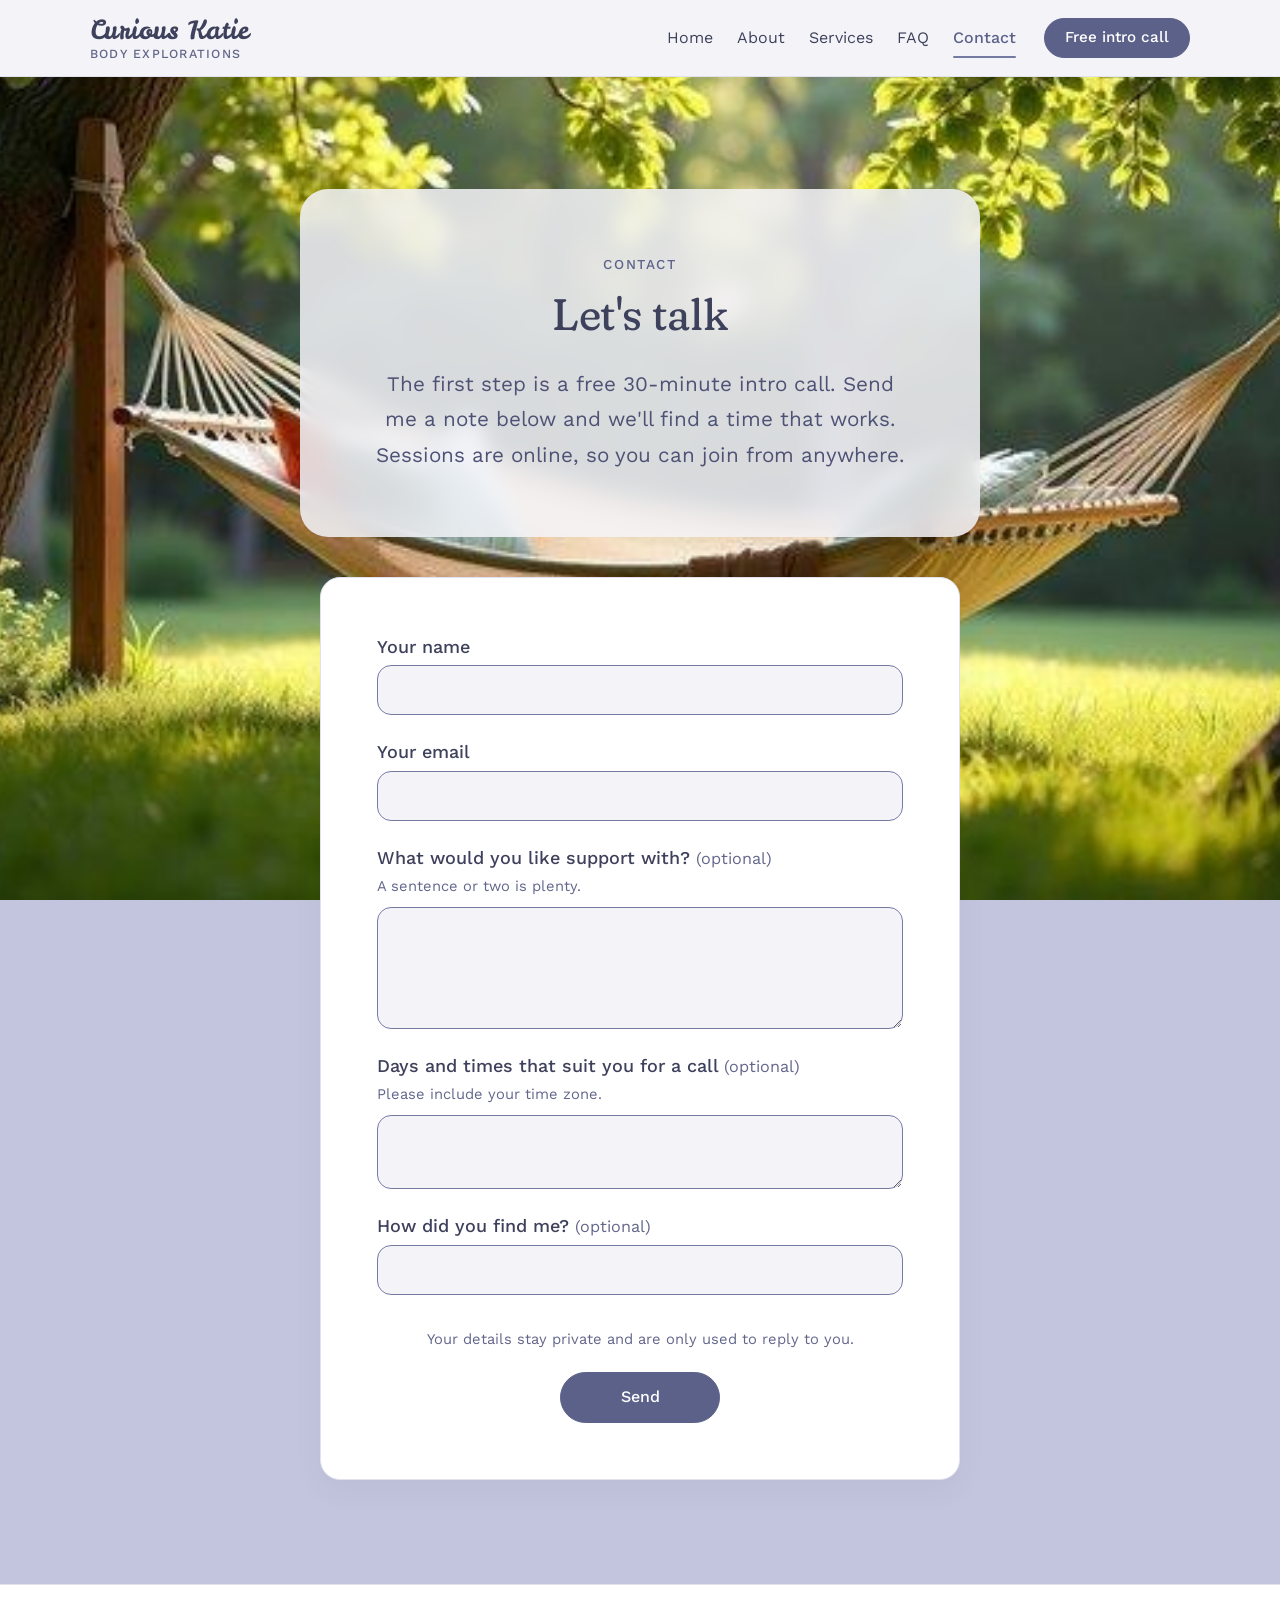
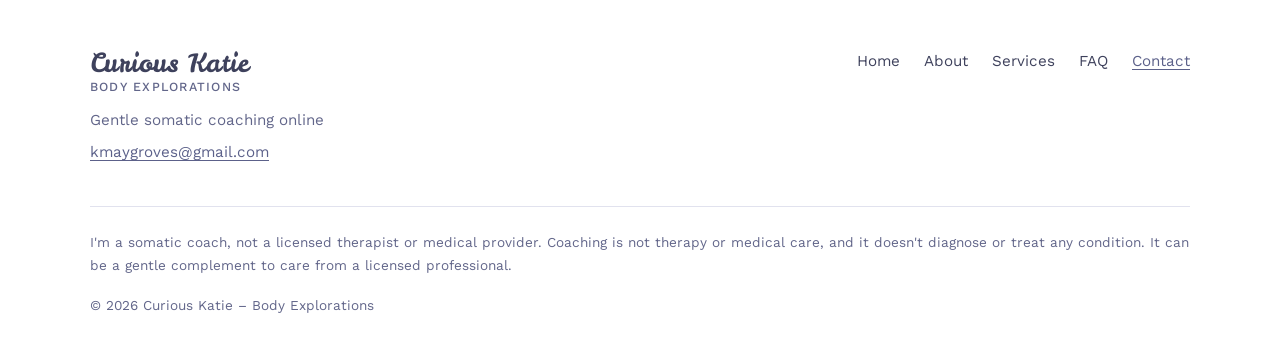
<file: contact.html>
<!DOCTYPE html>
<html lang="en">
<head>
  <meta charset="utf-8">
  <meta name="viewport" content="width=device-width, initial-scale=1">
  <title>Contact Katie | Curious Katie</title>
  <meta name="description" content="Send Katie a short message to book a free 30-minute intro call. A relaxed, no-pressure conversation about how somatic coaching could support you right now.">
  <meta property="og:title" content="Contact Katie | Curious Katie">
  <meta property="og:description" content="Send Katie a short message to book a free 30-minute intro call. A relaxed, no-pressure conversation about how somatic coaching could support you right now.">
  <meta property="og:type" content="website">
  <meta property="og:site_name" content="Curious Katie – Body Explorations">
  <meta name="theme-color" content="#F4F4F8">
  <link rel="icon" href="images/favicon.svg" type="image/svg+xml">
  <link rel="preconnect" href="https://fonts.googleapis.com">
  <link rel="preconnect" href="https://fonts.gstatic.com" crossorigin>
  <link rel="stylesheet" href="https://fonts.googleapis.com/css2?family=Fraunces:ital,opsz,wght,SOFT@0,9..144,400..500,100;1,9..144,400..500,100&amp;family=Work+Sans:wght@400;500&amp;family=Leckerli+One&amp;display=swap">
  <link rel="stylesheet" href="css/styles.css">
  <script src="js/main.js"></script>
  <script src="js/contact.js" defer></script>
</head>
<body>
  <a class="skip-link" href="#main">Skip to content</a>

  <header class="site-header">
    <div class="container header-inner">
      <a class="wordmark" href="index.html">
        <span class="wordmark-name">Curious Katie</span>
        <span class="wordmark-tag">Body Explorations</span>
      </a>
      <button class="nav-toggle" type="button" aria-expanded="false" aria-controls="site-nav">
        <span class="nav-toggle-bars" aria-hidden="true"></span>
        <span class="visually-hidden">Menu</span>
      </button>
      <nav class="site-nav" id="site-nav" aria-label="Main">
        <ul class="nav-list">
          <li><a href="index.html">Home</a></li>
          <li><a href="about.html">About</a></li>
          <li><a href="services.html">Services</a></li>
          <li><a href="faq.html">FAQ</a></li>
          <li><a href="contact.html" aria-current="page">Contact</a></li>
        </ul>
        <a class="btn btn--small" href="contact.html">Free intro call</a>
      </nav>
    </div>
  </header>

  <main id="main">

    <section class="page-hero page-hero--full section--photo photo--hammock" aria-labelledby="page-title">
      <div class="container">
        <div class="reading center frost fade-in">
          <span class="eyebrow">Contact</span>
          <h1 id="page-title">Let's talk</h1>
          <p class="lead">The first step is a free 30-minute intro call. Send me a note below and we'll find a time that works. Sessions are online, so you can join from anywhere.</p>
        </div>

        <div class="card contact-card fade-in fade-in--delay">
          <!-- CONTACT FORM: the action below is your Google Apps Script web app address. See "Your contact form" in README.md. -->
          <form class="contact-form" id="contact-form" action="https://script.google.com/macros/s/AKfycbxdaSU_Ahr_y5keXT-Vu5VH9fFZpPGJvNO5tnrSXAr0oAB0-xvDlkdqnyUiYNRLS-ETWw/exec" method="post">
            <div class="form-field">
              <label for="cf-name">Your name</label>
              <input id="cf-name" name="name" type="text" autocomplete="name" maxlength="200" required>
            </div>
            <div class="form-field">
              <label for="cf-email">Your email</label>
              <input id="cf-email" name="email" type="email" autocomplete="email" maxlength="254" required>
            </div>
            <div class="form-field">
              <label for="cf-support">What would you like support with? <span class="form-optional">(optional)</span></label>
              <p class="form-hint" id="cf-support-hint">A sentence or two is plenty.</p>
              <textarea id="cf-support" name="support" rows="4" maxlength="5000" aria-describedby="cf-support-hint"></textarea>
            </div>
            <div class="form-field">
              <label for="cf-times">Days and times that suit you for a call <span class="form-optional">(optional)</span></label>
              <p class="form-hint" id="cf-times-hint">Please include your time zone.</p>
              <textarea id="cf-times" name="times" rows="2" maxlength="1000" aria-describedby="cf-times-hint"></textarea>
            </div>
            <div class="form-field">
              <label for="cf-found">How did you find me? <span class="form-optional">(optional)</span></label>
              <input id="cf-found" name="found" type="text" maxlength="500">
            </div>
            <!-- Hidden from people. Spam bots fill it in, and the script ignores them. -->
            <div class="form-trap" aria-hidden="true">
              <label for="cf-website">Leave this empty</label>
              <input id="cf-website" name="website" type="text" tabindex="-1" autocomplete="off">
            </div>
            <p class="form-privacy">Your details stay private and are only used to reply to you.</p>
            <div class="form-submit">
              <button class="btn" type="submit">Send</button>
            </div>
            <p class="form-status" role="alert"></p>
          </form>
          <div class="contact-thanks" id="contact-thanks" tabindex="-1" hidden>
            <p class="contact-thanks-title">Thank you</p>
            <p>Your message is on its way. I'll be in touch within a couple of days.</p>
          </div>
        </div>
      </div>
    </section>

  </main>

  <footer class="site-footer">
    <div class="container footer-inner">
      <div class="footer-brand">
        <a class="wordmark" href="index.html">
          <span class="wordmark-name">Curious Katie</span>
          <span class="wordmark-tag">Body Explorations</span>
        </a>
        <p>Gentle somatic coaching online</p>
        <p class="footer-email"><a href="mailto:kmaygroves@gmail.com">kmaygroves@gmail.com</a></p>
      </div>
      <nav aria-label="Footer">
        <ul class="footer-nav">
          <li><a href="index.html">Home</a></li>
          <li><a href="about.html">About</a></li>
          <li><a href="services.html">Services</a></li>
          <li><a href="faq.html">FAQ</a></li>
          <li><a href="contact.html" aria-current="page">Contact</a></li>
        </ul>
      </nav>
    </div>
    <div class="container footer-bottom">
      <div class="footer-bottom-inner">
        <!-- DISCLAIMER: Katie's wording. The same text is in the footer of every page, so change it in all six files. -->
        <p class="disclaimer">I'm a somatic coach, not a licensed therapist or medical provider. Coaching is not therapy or medical care, and it doesn't diagnose or treat any condition. It can be a gentle complement to care from a licensed professional.</p>
        <p class="copyright">© 2026 Curious Katie – Body Explorations</p>
      </div>
    </div>
  </footer>
</body>
</html>
</file>
<file: css/styles.css>
/* ==========================================================================
   Curious Katie – Body Explorations
   Design system: "Mist and lavender"
   ========================================================================== */

/* ---------- Design tokens ---------- */
:root {
  --color-bg: #F4F4F8;          /* mist: main page background */
  --color-surface: #FFFFFF;     /* cards, content panels */
  --color-soft: #E1E2EE;        /* alternate sections, dividers */
  --color-lavender: #C2C5DD;    /* decorative accents, borders, shapes */
  --color-accent: #757AA3;      /* decorative accents, borders, icons */
  --color-accent-dark: #5C618A; /* buttons, links, small headings */
  --color-text: #3E415C;        /* body and heading text */
  --color-text-muted: #62668A;  /* captions, secondary text */
  --color-error: #9A3F55;       /* form problems: a soft, dark rose */

  /* Light text on #757AA3 is only ~4.1:1 (below WCAG AA), so buttons
     and text links use the darker accent, which is ~6:1. */
  --color-button: var(--color-accent-dark);
  --color-button-hover: #494D74;
  --color-link: var(--color-accent-dark);
  --color-link-hover: var(--color-text);

  --font-heading: "Fraunces", Georgia, "Times New Roman", serif;
  --font-body: "Work Sans", system-ui, -apple-system, "Segoe UI", sans-serif;
  --font-wordmark: "Leckerli One", "Brush Script MT", cursive;

  --radius-card: 20px;
  --radius-pill: 999px;
  --max-width: 1100px;
  --reading-width: 680px;
  --gutter: 20px;
  --section-pad: 56px;

  --shadow-soft: 0 10px 30px rgba(62, 65, 92, 0.06);
  --transition: 0.25s ease;
}

@media (min-width: 768px) {
  :root {
    --gutter: 32px;
    --section-pad: 104px;
  }
}

/* ---------- Base ---------- */
*,
*::before,
*::after {
  box-sizing: border-box;
}

html {
  -webkit-text-size-adjust: 100%;
  text-size-adjust: 100%;
}

body {
  margin: 0;
  background: var(--color-bg);
  color: var(--color-text);
  font-family: var(--font-body);
  font-size: 1.0625rem; /* 17px */
  font-weight: 400;
  line-height: 1.7;
  -webkit-font-smoothing: antialiased;
}

@media (min-width: 768px) {
  body {
    font-size: 1.125rem; /* 18px */
  }
}

img {
  display: block;
  max-width: 100%;
  height: auto;
}

h1,
h2,
h3 {
  margin: 0 0 0.6em;
  font-family: var(--font-heading);
  font-weight: 400;
  font-variation-settings: "SOFT" 100;
  line-height: 1.2;
  color: var(--color-text);
  text-wrap: balance;
}

h1 {
  font-size: 2.1rem;
  letter-spacing: -0.01em;
}

h2 {
  font-size: 1.75rem;
}

h3 {
  font-size: 1.3rem;
  font-weight: 500;
}

@media (min-width: 768px) {
  h1 {
    font-size: 2.75rem;
  }

  h2 {
    font-size: 2.1rem;
  }
}

p {
  margin: 0 0 1.2em;
}

p:last-child {
  margin-bottom: 0;
}

a {
  color: var(--color-link);
  text-decoration-thickness: 1px;
  text-underline-offset: 0.2em;
  transition: color var(--transition), text-decoration-thickness var(--transition);
}

a:hover {
  color: var(--color-link-hover);
  text-decoration-thickness: 2px;
}

:focus-visible {
  outline: 3px solid var(--color-accent-dark);
  outline-offset: 3px;
  border-radius: 4px;
}

ul {
  padding-left: 1.2em;
}

/* ---------- Utilities ---------- */
.visually-hidden {
  position: absolute !important;
  width: 1px;
  height: 1px;
  padding: 0;
  margin: -1px;
  overflow: hidden;
  clip: rect(0, 0, 0, 0);
  white-space: nowrap;
  border: 0;
}

.skip-link {
  position: absolute;
  top: -100px;
  left: 16px;
  z-index: 100;
  padding: 10px 20px;
  background: var(--color-button);
  color: #FFFFFF;
  border-radius: var(--radius-pill);
  text-decoration: none;
  font-weight: 500;
}

.skip-link:focus {
  top: 12px;
  color: #FFFFFF;
}

.container {
  width: 100%;
  max-width: calc(var(--max-width) + var(--gutter) * 2);
  margin: 0 auto;
  padding: 0 var(--gutter);
}

.reading {
  max-width: var(--reading-width);
}

.plain-list {
  margin: 0;
  padding: 0;
  list-style: none;
}

.center {
  margin-left: auto;
  margin-right: auto;
  text-align: center;
}

.eyebrow {
  display: block;
  margin-bottom: 0.75rem;
  font-size: 0.85rem;
  font-weight: 500;
  letter-spacing: 0.12em;
  text-transform: uppercase;
  color: var(--color-accent-dark);
}

.lead {
  font-size: 1.15em;
  color: var(--color-text-muted);
  text-wrap: balance;
}

/* A line break that only applies where the first line fits on one row */
@media (max-width: 599px) {
  .br-wide {
    display: none;
  }
}

/* ---------- Sections ---------- */
.section {
  position: relative;
  padding: var(--section-pad) 0;
}

.section--soft {
  background: var(--color-soft);
  /* Slightly deeper muted text so it keeps AA contrast on the soft background */
  --color-text-muted: #575B7E;
}

/* Follows a page hero directly, so the hero's spacing is enough */
.section--flush-top {
  padding-top: 0;
}

.section-intro {
  margin-bottom: 2.5rem;
}

/* ---------- Parallax photo sections ----------
   The photo stays put while the page scrolls past it. Content sits on a
   frosted panel so text stays readable whatever the photo behind it. */
.section--photo {
  padding: calc(var(--section-pad) * 1.4) 0;
  background-color: var(--color-lavender);
  background-position: center center;
  background-repeat: no-repeat;
  background-size: cover;
}

/* Fixed backgrounds only on devices that handle them well (not touch
   phones, where they jump or blur) and only when motion is welcome */
@media (hover: hover) and (pointer: fine) and (prefers-reduced-motion: no-preference) {
  .section--photo {
    background-attachment: fixed;
  }
}

.photo--sunset {
  background-image: url("../images/bg-sunset.jpg");
}

.photo--sky {
  background-image: url("../images/bg-sky.jpg");
}

.photo--petunia {
  background-image: url("../images/bg-petunia.jpg");
}

.photo--petunias {
  background-image: url("../images/bg-petunias.jpg");
}

.photo--hammock {
  background-image: url("../images/bg-hammock.jpg");
}

.frost {
  padding: 40px 24px;
  border-radius: 28px;
  background: rgba(244, 244, 248, 0.92);
  box-shadow: var(--shadow-soft);
  /* Deeper muted text keeps AA contrast over any photo */
  --color-text-muted: #4E5275;
}

@supports ((-webkit-backdrop-filter: blur(8px)) or (backdrop-filter: blur(8px))) {
  .frost {
    background: rgba(244, 244, 248, 0.86);
    -webkit-backdrop-filter: blur(10px);
    backdrop-filter: blur(10px);
  }
}

@media (min-width: 768px) {
  .frost {
    padding: 64px 56px;
  }
}

/* Narrower panel so the photo shows around it */
.section--photo .cta-band {
  max-width: 760px;
  margin: 0 auto;
  background: rgba(244, 244, 248, 0.94);
  --color-text-muted: #4E5275;
}

@supports ((-webkit-backdrop-filter: blur(8px)) or (backdrop-filter: blur(8px))) {
  .section--photo .cta-band {
    background: rgba(244, 244, 248, 0.88);
    -webkit-backdrop-filter: blur(10px);
    backdrop-filter: blur(10px);
  }
}

/* ---------- Buttons ---------- */
.btn {
  display: inline-flex;
  align-items: center;
  justify-content: center;
  gap: 0.5em;
  padding: 14px 28px;
  border: 1.5px solid var(--color-button);
  border-radius: var(--radius-pill);
  background: var(--color-button);
  color: #FFFFFF;
  font-family: var(--font-body);
  font-size: 1rem;
  font-weight: 500;
  line-height: 1.3;
  text-align: center;
  text-decoration: none;
  cursor: pointer;
  transition: background-color var(--transition), border-color var(--transition), color var(--transition);
}

.btn:hover {
  background: var(--color-button-hover);
  border-color: var(--color-button-hover);
  color: #FFFFFF;
}

.btn--secondary {
  background: transparent;
  border-color: var(--color-accent);
  color: var(--color-accent-dark);
}

.btn--secondary:hover {
  background: var(--color-surface);
  border-color: var(--color-accent-dark);
  color: var(--color-text);
}

.btn--small {
  padding: 9px 20px;
  font-size: 0.95rem;
}

.btn-row {
  display: flex;
  flex-wrap: wrap;
  gap: 14px;
  margin-top: 2rem;
}

.center .btn-row {
  justify-content: center;
}

.text-link {
  font-weight: 500;
}

/* ---------- Header and navigation ---------- */
.site-header {
  position: sticky;
  top: 0;
  z-index: 50;
  background: rgba(244, 244, 248, 0.94);
  border-bottom: 1px solid var(--color-soft);
}

@supports ((-webkit-backdrop-filter: blur(8px)) or (backdrop-filter: blur(8px))) {
  .site-header {
    background: rgba(244, 244, 248, 0.82);
    -webkit-backdrop-filter: blur(8px);
    backdrop-filter: blur(8px);
  }
}

.header-inner {
  position: relative;
  display: flex;
  align-items: center;
  justify-content: space-between;
  gap: 16px;
  min-height: 76px;
}

.wordmark {
  display: inline-flex;
  flex-direction: column;
  line-height: 1.1;
  color: var(--color-text);
  text-decoration: none;
}

.wordmark:hover {
  color: var(--color-text);
}

.wordmark-name {
  font-family: var(--font-wordmark);
  font-size: 1.6rem;
  font-weight: 400; /* Leckerli One has a single weight; avoid faux bold */
  letter-spacing: 0.01em;
}

.wordmark-tag {
  margin-top: 3px;
  font-size: 0.78rem;
  font-weight: 500;
  letter-spacing: 0.1em;
  text-transform: uppercase;
  color: var(--color-text-muted);
}

.nav-toggle {
  display: none;
  align-items: center;
  justify-content: center;
  width: 46px;
  height: 46px;
  padding: 0;
  border: 1.5px solid var(--color-lavender);
  border-radius: 50%;
  background: var(--color-surface);
  color: var(--color-text);
  cursor: pointer;
  transition: border-color var(--transition);
}

.nav-toggle:hover {
  border-color: var(--color-accent);
}

.nav-toggle-bars,
.nav-toggle-bars::before,
.nav-toggle-bars::after {
  display: block;
  width: 18px;
  height: 2px;
  border-radius: 2px;
  background: currentColor;
  transition: transform var(--transition), opacity var(--transition);
}

.nav-toggle-bars {
  position: relative;
}

.nav-toggle-bars::before,
.nav-toggle-bars::after {
  content: "";
  position: absolute;
  left: 0;
}

.nav-toggle-bars::before {
  top: -6px;
}

.nav-toggle-bars::after {
  top: 6px;
}

.nav-toggle[aria-expanded="true"] .nav-toggle-bars {
  background: transparent;
}

.nav-toggle[aria-expanded="true"] .nav-toggle-bars::before {
  transform: translateY(6px) rotate(45deg);
}

.nav-toggle[aria-expanded="true"] .nav-toggle-bars::after {
  transform: translateY(-6px) rotate(-45deg);
}

.site-nav {
  display: flex;
  align-items: center;
  gap: 28px;
}

.nav-list {
  display: flex;
  gap: 24px;
  margin: 0;
  padding: 0;
  list-style: none;
}

.nav-list a {
  position: relative;
  display: inline-block;
  padding: 6px 0;
  color: var(--color-text);
  font-size: 1rem;
  text-decoration: none;
}

.nav-list a::after {
  content: "";
  position: absolute;
  left: 0;
  right: 0;
  bottom: 0;
  height: 2px;
  border-radius: 2px;
  background: var(--color-lavender);
  transform: scaleX(0);
  transition: transform var(--transition);
}

.nav-list a:hover {
  color: var(--color-accent-dark);
}

.nav-list a:hover::after {
  transform: scaleX(1);
}

.nav-list a[aria-current="page"] {
  color: var(--color-accent-dark);
  font-weight: 500;
}

.nav-list a[aria-current="page"]::after {
  background: var(--color-accent);
  transform: scaleX(1);
}

@media (max-width: 899px) {
  .nav-toggle {
    display: inline-flex;
  }

  /* Without JavaScript the menu simply wraps below the wordmark */
  .header-inner {
    flex-wrap: wrap;
  }

  .site-nav {
    flex-basis: 100%;
    flex-direction: column;
    align-items: stretch;
    gap: 16px;
    padding: 8px 0 20px;
  }

  .nav-list {
    flex-direction: column;
    gap: 0;
  }

  .nav-list a {
    display: block;
    padding: 12px 4px;
    border-bottom: 1px solid var(--color-soft);
    font-size: 1.05rem;
  }

  .nav-list a::after {
    display: none;
  }

  .nav-list a[aria-current="page"] {
    padding-left: 14px;
    border-left: 3px solid var(--color-accent);
  }

  .site-nav .btn {
    align-self: flex-start;
  }

  /* With JavaScript the menu becomes a toggled panel */
  .js .header-inner {
    flex-wrap: nowrap;
  }

  .js .site-nav {
    display: none;
    position: absolute;
    top: 100%;
    left: 0;
    right: 0;
    padding: 12px var(--gutter) 24px;
    background: var(--color-bg);
    border-bottom: 1px solid var(--color-soft);
    box-shadow: var(--shadow-soft);
  }

  .js .site-nav.is-open {
    display: flex;
  }
}

/* ---------- Hero ---------- */
.hero {
  position: relative;
  overflow: hidden;
  padding: 88px 0 96px;
}

@media (min-width: 768px) {
  .hero {
    padding: 140px 0 150px;
  }
}

.hero-content {
  position: relative;
  z-index: 1;
  max-width: 720px;
}

.hero h1 {
  font-size: 2.5rem;
}

@media (min-width: 768px) {
  .hero h1 {
    font-size: 3.6rem;
  }
}

.hero .lead {
  max-width: 34ch;
  margin-left: auto;
  margin-right: auto;
}

/* A soft mist glow behind the words, so they stay easy to read
   over the meadow's tree and grasses */
.hero-content::before {
  content: "";
  position: absolute;
  z-index: -1;
  left: 50%;
  top: 50%;
  width: min(820px, 130%);
  aspect-ratio: 1.7;
  border-radius: 50%;
  background: radial-gradient(closest-side, rgba(244, 244, 248, 0.9), rgba(244, 244, 248, 0.7) 55%, rgba(244, 244, 248, 0));
  transform: translate(-50%, -50%);
}

/* ---------- Ink meadow hero (three.js background, js/meadow.js) ---------- */
.hero--meadow {
  isolation: isolate;
  display: flex;
  align-items: center;
  min-height: min(88vh, 46rem);
}

.hero--meadow > .container {
  width: 100%;
}

.billboard {
  position: absolute;
  inset: 0;
  z-index: 0;
  overflow: hidden;
  /* shown where WebGL isn't available */
  background: linear-gradient(180deg, #F4F4F8 0%, #F0F0F6 60%, #E4E5EF 100%);
}

.billboard canvas {
  display: block;
  width: 100%;
  height: 100%;
}

/* Meadow behind a whole section (About "How I work"): the scene sticks to the
   screen while the section's cards scroll over it */
.section--meadow {
  isolation: isolate;
  padding: calc(var(--section-pad) * 1.3) 0;
}

.meadow-backdrop {
  position: absolute;
  inset: 0;
  z-index: 0;
  background: linear-gradient(180deg, #F4F4F8 0%, #F0F0F6 60%, #E4E5EF 100%);
}

.meadow-backdrop .billboard {
  position: sticky;
  top: 0;
  height: 100vh;
}

@media (prefers-reduced-motion: reduce) {
  .meadow-backdrop .billboard {
    position: relative;
  }
}

.section--meadow > .container {
  position: relative;
  z-index: 1;
}

/* Cards stay nearly solid white over the scene, so they read as easily as anywhere else */
.section--meadow .card {
  background: rgba(255, 255, 255, 0.94);
}

@supports ((-webkit-backdrop-filter: blur(8px)) or (backdrop-filter: blur(8px))) {
  .section--meadow .card {
    background: rgba(255, 255, 255, 0.88);
    -webkit-backdrop-filter: blur(8px);
    backdrop-filter: blur(8px);
  }
}

/* Half-height version for inner pages (Services) */
.page-hero.hero--meadow-half {
  min-height: min(44vh, 23rem);
  padding: 56px 0;
}

/* The outlined button can sit over branches, so give it a mist fill here */
.hero--meadow .btn--secondary {
  background: rgba(244, 244, 248, 0.88);
}

.hero--meadow .btn--secondary:hover {
  background: var(--color-surface);
}

.page-hero {
  position: relative;
  overflow: hidden;
  padding: 72px 0 40px;
}

@media (min-width: 768px) {
  .page-hero {
    padding: 112px 0 56px;
  }
}

/* A page hero that is the whole page (Contact, 404) */
.page-hero--full {
  padding-bottom: var(--section-pad);
}

.page-hero .container {
  position: relative;
  z-index: 1;
}

/* Soft, blurred organic shapes behind hero areas */
.blobs {
  position: absolute;
  inset: 0;
  z-index: 0;
  pointer-events: none;
}

.blob {
  position: absolute;
  background: var(--color-lavender);
  opacity: 0.45;
  filter: blur(48px);
}

.blob--1 {
  top: -12%;
  left: -8%;
  width: 46vw;
  max-width: 520px;
  aspect-ratio: 1 / 0.85;
  border-radius: 58% 42% 55% 45% / 48% 60% 40% 52%;
}

.blob--2 {
  right: -10%;
  bottom: -18%;
  width: 52vw;
  max-width: 600px;
  aspect-ratio: 1 / 0.8;
  border-radius: 42% 58% 38% 62% / 55% 45% 55% 45%;
  opacity: 0.38;
}

.page-hero .blob--1 {
  top: -40%;
  left: auto;
  right: -6%;
  opacity: 0.35;
}

.page-hero .blob--2 {
  display: none;
}

/* Gentle entrance, only for people who haven't asked for reduced motion */
@media (prefers-reduced-motion: no-preference) {
  .fade-in {
    animation: fade-up 0.9s ease both;
  }

  .fade-in--delay {
    animation-delay: 0.15s;
  }

  @keyframes fade-up {
    from {
      opacity: 0;
      transform: translateY(14px);
    }

    to {
      opacity: 1;
      transform: none;
    }
  }
}

/* ---------- Cards ---------- */
.card {
  background: var(--color-surface);
  border: 1px solid var(--color-soft);
  border-radius: var(--radius-card);
  padding: 28px;
  box-shadow: var(--shadow-soft);
}

@media (min-width: 768px) {
  .card {
    padding: 36px;
  }
}

.card-grid {
  display: grid;
  gap: 20px;
}

@media (min-width: 768px) {
  .card-grid--3 {
    grid-template-columns: repeat(3, 1fr);
  }

  .card-grid--2 {
    grid-template-columns: repeat(2, 1fr);
    gap: 28px;
  }
}

.feeling-card {
  display: flex;
  align-items: flex-start;
  gap: 16px;
  padding: 24px;
}

.feeling-card p {
  margin: 0;
  font-family: var(--font-heading);
  font-size: 1.15rem;
  font-variation-settings: "SOFT" 100;
  line-height: 1.4;
}

.feeling-mark {
  flex-shrink: 0;
  width: 14px;
  height: 14px;
  margin-top: 0.4em;
  border-radius: 50% 46% 54% 50%;
  background: var(--color-lavender);
}

.prose {
  margin-top: 2rem;
}

/* ---------- Split layout (photo + text) ---------- */
.split {
  display: grid;
  gap: 40px;
  align-items: center;
}

@media (min-width: 820px) {
  .split {
    grid-template-columns: 5fr 7fr;
    gap: 72px;
  }
}

.photo-frame {
  position: relative;
  max-width: 400px;
  width: 100%;
  margin: 0 auto;
}

.photo-frame::before {
  content: "";
  position: absolute;
  inset: 18px -18px -18px 18px;
  border: 1.5px solid var(--color-lavender);
  border-radius: 999px 999px 28px 28px;
}

.photo-frame img {
  position: relative;
  width: 100%;
  aspect-ratio: 4 / 5;
  object-fit: cover;
  border-radius: 999px 999px 28px 28px;
  background: linear-gradient(170deg, var(--color-lavender), var(--color-bg));
}

/* Illustration variant: no frame, edges fade softly into the section,
   and the cream paper blends into the lavender behind it */
.photo-frame--soft::before {
  display: none;
}

.photo-frame--soft img {
  border-radius: 0;
  background: none;
  opacity: 0.9;
  mix-blend-mode: multiply;
  -webkit-mask-image: radial-gradient(ellipse 50% 50% at 50% 50%, #000 55%, transparent 100%);
  mask-image: radial-gradient(ellipse 50% 50% at 50% 50%, #000 55%, transparent 100%);
}

/* Photo variant: no frame, edges fade gently into the page */
.photo-frame--fade::before {
  display: none;
}

.photo-frame--fade img {
  border-radius: 0;
  background: none;
  -webkit-mask-image: radial-gradient(ellipse 50% 50% at 50% 50%, #000 50%, transparent 100%);
  mask-image: radial-gradient(ellipse 50% 50% at 50% 50%, #000 50%, transparent 100%);
}

.illustration-caption {
  position: relative;
  margin-top: -0.75rem;
  font-family: var(--font-heading);
  font-size: 1.15rem;
  font-style: italic;
  font-variation-settings: "SOFT" 100;
  line-height: 1.4;
  text-align: center;
  text-wrap: balance;
  color: var(--color-accent-dark);
}

/* ---------- About ---------- */
.about-intro .split {
  align-items: start;
}

.section--compact {
  padding: calc(var(--section-pad) * 0.7) 0;
}

.credentials {
  display: grid;
  gap: 14px;
  max-width: 900px;
  margin: 0.5rem auto 0;
}

@media (min-width: 768px) {
  .credentials {
    grid-template-columns: repeat(3, 1fr);
  }
}

.credentials li {
  padding: 22px 24px;
  font-family: var(--font-heading);
  font-size: 1.15rem;
  font-variation-settings: "SOFT" 100;
  line-height: 1.35;
  text-align: center;
}

.ways-in h3 {
  margin-bottom: 0.5em;
}

.card--wide {
  grid-column: 1 / -1;
}

.parts-card {
  text-align: center;
}

.parts-card p:not(.parts-welcome) {
  max-width: var(--reading-width);
  margin-left: auto;
  margin-right: auto;
}

.parts-welcome {
  margin-top: 1.25rem;
  font-family: var(--font-wordmark);
  font-size: 1.75rem;
  line-height: 1.3;
  color: var(--color-accent-dark);
}

.reflection {
  margin-top: 4rem;
}

.verse {
  margin: 1.6em 0;
  padding: 0.4em 0;
  font-family: var(--font-heading);
  font-size: 1.35rem;
  font-style: italic;
  font-variation-settings: "SOFT" 100;
  line-height: 1.6;
  color: var(--color-accent-dark);
}

@media (min-width: 768px) {
  .verse {
    font-size: 1.55rem;
  }
}

.embodiment {
  margin-left: auto;
  margin-right: auto;
}

.closing-line {
  margin-top: 3.5rem;
}

.closing-sprig {
  width: 56px;
  margin: 0 auto 1rem;
}

.closing-line p {
  font-family: var(--font-wordmark);
  font-size: 1.75rem;
  line-height: 1.35;
  color: var(--color-accent-dark);
  text-wrap: balance;
}

@media (min-width: 768px) {
  .closing-line p {
    font-size: 2.25rem;
  }
}

/* ---------- Services ---------- */
.offer-card {
  display: flex;
  flex-direction: column;
}

.offer-card h2 {
  font-size: 1.6rem;
  margin-bottom: 0.4em;
}

.offer-meta {
  display: flex;
  flex-wrap: wrap;
  gap: 8px;
  margin: 0 0 1.25rem;
  padding: 0;
  list-style: none;
}

.offer-meta li {
  padding: 4px 14px;
  border-radius: var(--radius-pill);
  background: var(--color-bg);
  border: 1px solid var(--color-soft);
  font-size: 0.9rem;
  font-weight: 500;
  color: var(--color-text-muted);
}

.offer-meta .offer-price {
  background: var(--color-soft);
  color: var(--color-text);
}

.offer-card .btn {
  align-self: flex-start;
  margin-top: auto;
}

.offer-card p {
  margin-bottom: 1.75rem;
}

.steps {
  display: grid;
  gap: 20px;
  margin: 2.5rem 0 0;
  padding: 0;
  list-style: none;
  counter-reset: step;
}

@media (min-width: 768px) {
  .steps {
    grid-template-columns: repeat(3, 1fr);
  }
}

.step {
  counter-increment: step;
}

.step::before {
  content: counter(step);
  display: grid;
  place-items: center;
  width: 44px;
  height: 44px;
  margin-bottom: 16px;
  border-radius: 50%;
  background: var(--color-soft);
  font-family: var(--font-heading);
  font-size: 1.2rem;
  color: var(--color-accent-dark);
}

.step h3 {
  margin-bottom: 0.3em;
}

.step p {
  color: var(--color-text-muted);
  font-size: 0.95em;
}

/* ---------- FAQ accordion ---------- */
.faq-list {
  display: grid;
  gap: 14px;
  margin: 0 auto;
}

.faq-item {
  background: var(--color-surface);
  border: 1px solid var(--color-soft);
  border-radius: var(--radius-card);
  transition: border-color var(--transition);
}

.faq-item[open] {
  border-color: var(--color-lavender);
}

.faq-item summary {
  position: relative;
  display: block;
  padding: 22px 64px 22px 26px;
  border-radius: var(--radius-card);
  font-family: var(--font-heading);
  font-size: 1.2rem;
  font-weight: 500;
  font-variation-settings: "SOFT" 100;
  line-height: 1.35;
  cursor: pointer;
  list-style: none;
}

.faq-item summary::-webkit-details-marker {
  display: none;
}

.faq-item summary:hover {
  color: var(--color-accent-dark);
}

/* Plus / minus icon */
.faq-item summary::before,
.faq-item summary::after {
  content: "";
  position: absolute;
  right: 26px;
  top: 50%;
  width: 16px;
  height: 2px;
  margin-top: -1px;
  border-radius: 2px;
  background: var(--color-accent);
  transition: transform var(--transition);
}

.faq-item summary::after {
  transform: rotate(90deg);
}

.faq-item[open] summary::after {
  transform: rotate(0deg);
}

.faq-answer {
  padding: 0 26px 24px;
  color: var(--color-text);
}

/* ---------- Testimonials ---------- */
.testimonial {
  margin: 0;
}

.testimonial blockquote {
  margin: 0 0 1.25rem;
  font-family: var(--font-heading);
  font-size: 1.2rem;
  font-style: italic;
  font-variation-settings: "SOFT" 100;
  line-height: 1.55;
}

.testimonial figcaption {
  font-size: 0.9rem;
  font-weight: 500;
  font-variant: small-caps;
  letter-spacing: 0.06em;
  color: var(--color-text-muted);
}

/* ---------- Call-to-action band ---------- */
.cta-band {
  position: relative;
  overflow: hidden;
  padding: 56px 24px;
  border-radius: 28px;
  background: var(--color-soft);
  text-align: center;
  --color-text-muted: #575B7E;
}

@media (min-width: 768px) {
  .cta-band {
    padding: 80px 48px;
  }
}

.cta-band > * {
  position: relative;
  z-index: 1;
}

.cta-band::before,
.cta-band::after {
  content: "";
  position: absolute;
  z-index: 0;
  background: var(--color-lavender);
  opacity: 0.5;
  filter: blur(40px);
}

.cta-band::before {
  top: -60px;
  left: -40px;
  width: 260px;
  height: 200px;
  border-radius: 58% 42% 55% 45% / 48% 60% 40% 52%;
}

.cta-band::after {
  right: -50px;
  bottom: -70px;
  width: 300px;
  height: 220px;
  border-radius: 42% 58% 38% 62% / 55% 45% 55% 45%;
}

.cta-band p {
  max-width: 46ch;
  margin-left: auto;
  margin-right: auto;
  color: var(--color-text-muted);
}

.cta-band .btn {
  margin-top: 1.75rem;
}

/* ---------- Contact ---------- */
.contact-card {
  max-width: 640px;
  margin: 2.5rem auto 0;
  text-align: center;
}

@media (min-width: 768px) {
  .contact-card {
    padding: 56px;
  }
}

.contact-form {
  text-align: left;
}

.form-field {
  margin-bottom: 1.5rem;
}

.form-field label {
  display: block;
  margin-bottom: 0.4rem;
  font-weight: 500;
  line-height: 1.4;
}

.form-optional {
  font-size: 0.9em;
  font-weight: 400;
  color: var(--color-text-muted);
}

.form-hint {
  margin: -0.2rem 0 0.5rem;
  font-size: 0.92rem;
  color: var(--color-text-muted);
}

/* The border uses the mid accent so the boxes stay visible (3:1) on white */
.contact-form input,
.contact-form textarea {
  display: block;
  width: 100%;
  padding: 12px 16px;
  border: 1.5px solid var(--color-accent);
  border-radius: 14px;
  background: var(--color-bg);
  color: var(--color-text);
  font-family: var(--font-body);
  font-size: 1rem; /* 16px stops phones zooming in on tap */
  line-height: 1.5;
  transition: border-color var(--transition), background-color var(--transition);
}

.contact-form textarea {
  min-height: 3.2em;
  resize: vertical;
}

.contact-form input:focus,
.contact-form textarea:focus {
  border-color: var(--color-accent-dark);
  background: var(--color-surface);
}

.contact-form input:user-invalid {
  border-color: var(--color-error);
}

/* Off-screen rather than display: none, which some bots skip */
.form-trap {
  position: absolute;
  left: -9999px;
  width: 1px;
  height: 1px;
  overflow: hidden;
}

.form-privacy {
  margin: 2rem 0 1.25rem;
  font-size: 0.92rem;
  color: var(--color-text-muted);
  text-align: center;
}

.form-submit {
  text-align: center;
}

.form-submit .btn {
  min-width: 10rem;
}

.form-submit .btn:disabled {
  opacity: 0.7;
  cursor: progress;
}

.form-status {
  margin: 1.25rem 0 0;
  color: var(--color-error);
  font-size: 0.95rem;
  text-align: center;
}

/* Collapsed but still in the page, so screen readers announce it when it fills */
.form-status:empty {
  margin: 0;
}

.contact-thanks {
  padding: 1rem 0;
}

.contact-thanks:focus {
  outline: none;
}

.contact-thanks-title {
  margin-bottom: 0.5rem;
  font-family: var(--font-heading);
  font-size: clamp(1.6rem, 5.4vw, 2.1rem);
  font-variation-settings: "SOFT" 100;
  line-height: 1.3;
}

.contact-thanks p:last-child {
  margin-bottom: 0;
  color: var(--color-text-muted);
}

/* ---------- 404 ---------- */
.not-found {
  min-height: 52vh;
  display: flex;
  align-items: center;
}

/* ---------- Footer ---------- */
.site-footer {
  padding: 64px 0 40px;
  background: var(--color-surface);
  border-top: 1px solid var(--color-soft);
  font-size: 0.95rem;
}

.footer-inner {
  display: grid;
  gap: 32px;
}

@media (min-width: 768px) {
  .footer-inner {
    grid-template-columns: 1fr auto;
    align-items: start;
  }
}

.footer-brand p {
  margin: 0.9rem 0 0;
  color: var(--color-text-muted);
}

.footer-brand .footer-email {
  margin-top: 0.4rem;
}

.footer-nav {
  display: flex;
  flex-wrap: wrap;
  gap: 8px 24px;
  margin: 0;
  padding: 0;
  list-style: none;
}

.footer-nav a {
  color: var(--color-text);
  text-decoration: none;
}

.footer-nav a:hover,
.footer-nav a[aria-current="page"] {
  color: var(--color-accent-dark);
  text-decoration: underline;
}

.footer-bottom {
  margin-top: 40px;
}

.footer-bottom-inner {
  padding-top: 24px;
  border-top: 1px solid var(--color-soft);
}

/* Runs the full width of the footer on every page */
.disclaimer {
  font-size: 0.85rem;
  color: var(--color-text-muted);
}

.copyright {
  margin-top: 1rem;
  font-size: 0.85rem;
  color: var(--color-text-muted);
}

/* ---------- Reduced motion ---------- */
@media (prefers-reduced-motion: reduce) {
  *,
  *::before,
  *::after {
    animation-duration: 0.01ms !important;
    animation-iteration-count: 1 !important;
    transition-duration: 0.01ms !important;
    scroll-behavior: auto !important;
  }
}
</file>
